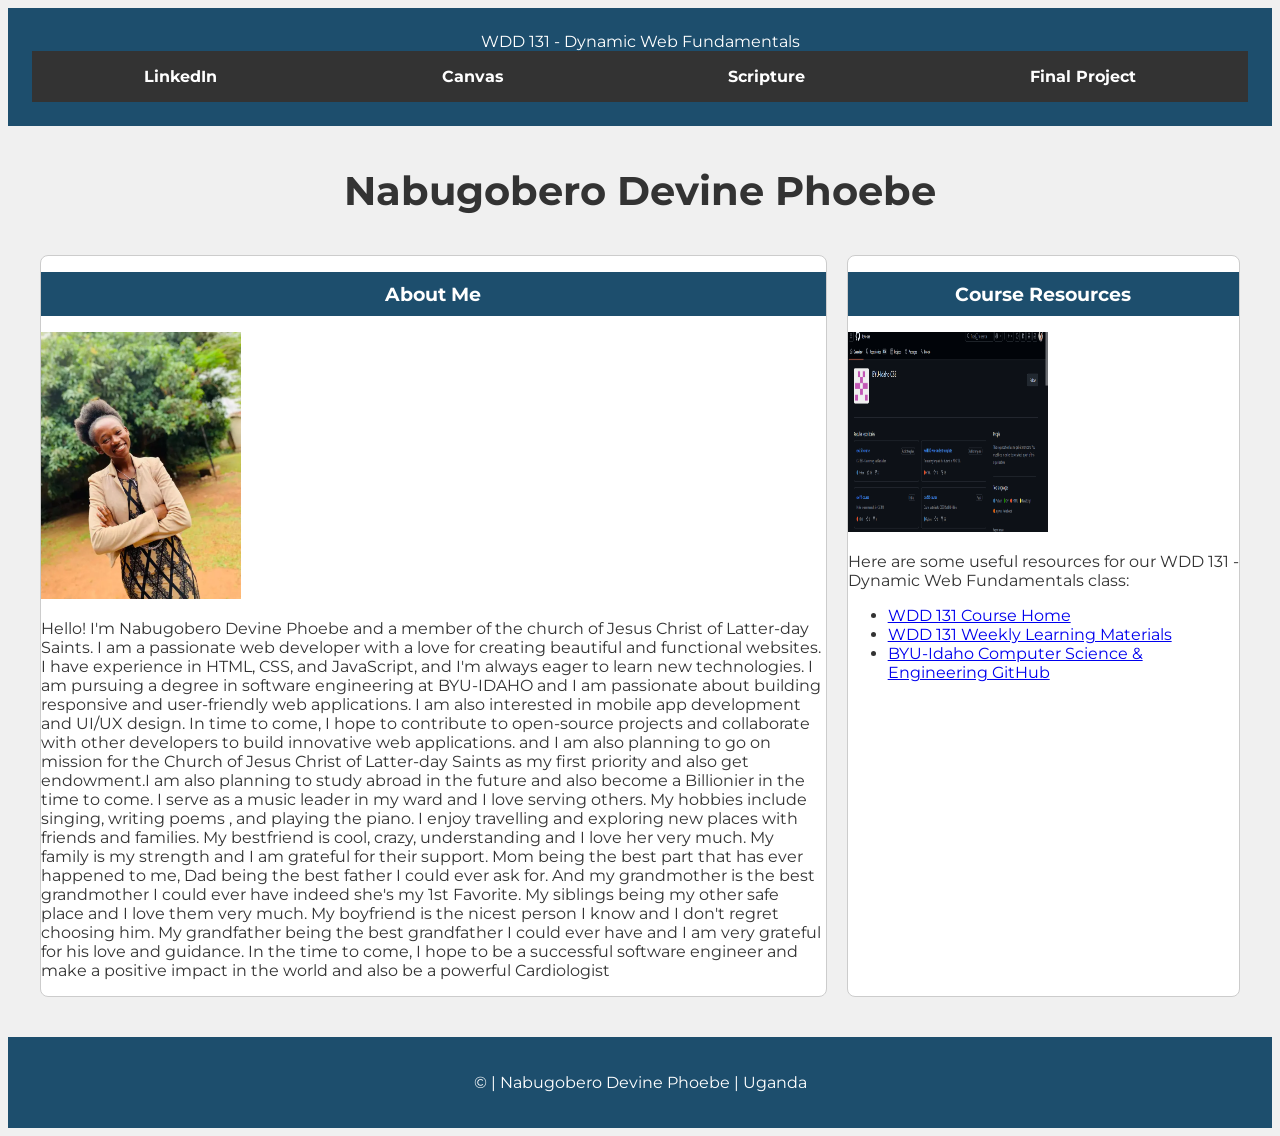
<file: index.html>
<!DOCTYPE html>
<html lang="en-US">
<head>
    <meta charset="UTF-8">
    <meta name="viewport" content="width=device-width, initial-scale=1.0">
    <title>WDD 131 - Dynamic Web Fundamentals - Nabugobero Devine Phoebe</title>
    <meta name="description" content="Nabugobero Devine Phoebe's personal webpage for WDD 131 - Dynamic Web Fundamentals class.">
    <meta name="author" content="Nabugobero Devine Phoebe">

    <!-- Google Fonts -->
    <link rel="preconnect" href="https://fonts.googleapis.com">
    <link rel="preconnect" href="https://fonts.gstatic.com" crossorigin>
    <link href="https://fonts.googleapis.com/css2?family=Montserrat:wght@400;700&display=swap" rel="stylesheet">

    <link rel="stylesheet" href="styles/base.css">

    <script src="scripts/getdates.js" defer></script>
</head>

<body>

<header>
    <span id="course-title">WDD 131 - Dynamic Web Fundamentals</span>
    <nav>
        <a href="https://www.linkedin.com/in/phoebe-devine-5250a5366/">LinkedIn</a>
        <a href="https://byupw.instructure.com/">Canvas</a>
        <a href="https://www.churchofjesuschrist.org/study/scriptures/nt/matt/20?lang=eng">Scripture</a>
        <a href="project/index.html">Final Project</a>
    </nav>
</header>

<main>

<h1>Nabugobero Devine Phoebe</h1>

<section class="card">
<h2>About Me</h2>

<img src="images/phoebe.png" alt="Nabugobero Devine Phoebe" width="200">

<p>Hello! I'm Nabugobero Devine Phoebe and a member of the church of Jesus Christ of Latter-day Saints.
I am a passionate web developer with a love for creating beautiful and functional websites. I have experience in HTML, CSS, and JavaScript, and I'm always eager to learn new technologies.
I am pursuing a degree in software engineering at BYU-IDAHO and I am passionate about building responsive and user-friendly web applications.
I am also interested in mobile app development and UI/UX design.
In time to come, I hope to contribute to open-source projects and collaborate with other developers to build innovative web applications.
and I am also planning to go on mission for the Church of Jesus Christ of Latter-day Saints as my first priority and also get
endowment.I am also planning to study abroad in the future and also become a Billionier in the time to come.
I serve as a music leader in my ward and I love serving others.
My hobbies include singing, writing poems , and playing the piano.
I enjoy travelling and exploring new places with friends and families.
My bestfriend is cool, crazy, understanding and I love her very much.
My family is my strength and I am grateful for their support.
Mom being the best part that has ever happened to me, Dad being the best father I could ever ask for.
And my grandmother is the best grandmother I could ever have indeed she's my 1st Favorite.
My siblings being my other safe place and I love them very much.
My boyfriend is the nicest person I know and I don't regret choosing him.
My grandfather being the best grandfather I could ever have and I am very grateful for his love and guidance.
In the time to come, I hope to be a successful software engineer and make a positive impact in the world and also be 
a powerful Cardiologist</p>

</section>

<section class="card">

<h2>Course Resources</h2>

<img src="images/resources.png" alt="Course Resources" width="200" height="200">

<p>Here are some useful resources for our WDD 131 - Dynamic Web Fundamentals class:</p>

<ul>
<li><a href="https://byui-cse.github.io/wdd131-ww-course/">WDD 131 Course Home</a></li>
<li><a href="https://byui-cse.github.io/wdd131-ww-course/week01/">WDD 131 Weekly Learning Materials</a></li>
<li><a href="https://github.com/byui-cse" target="_blank">BYU-Idaho Computer Science & Engineering GitHub</a></li>
</ul>


</section>

</main>

<footer>

<p>
&copy; <span id="currentyear"></span> | Nabugobero Devine Phoebe | Uganda
</p>

<p id="lastModified"></p>

</footer>

</body>
</html>
</file>
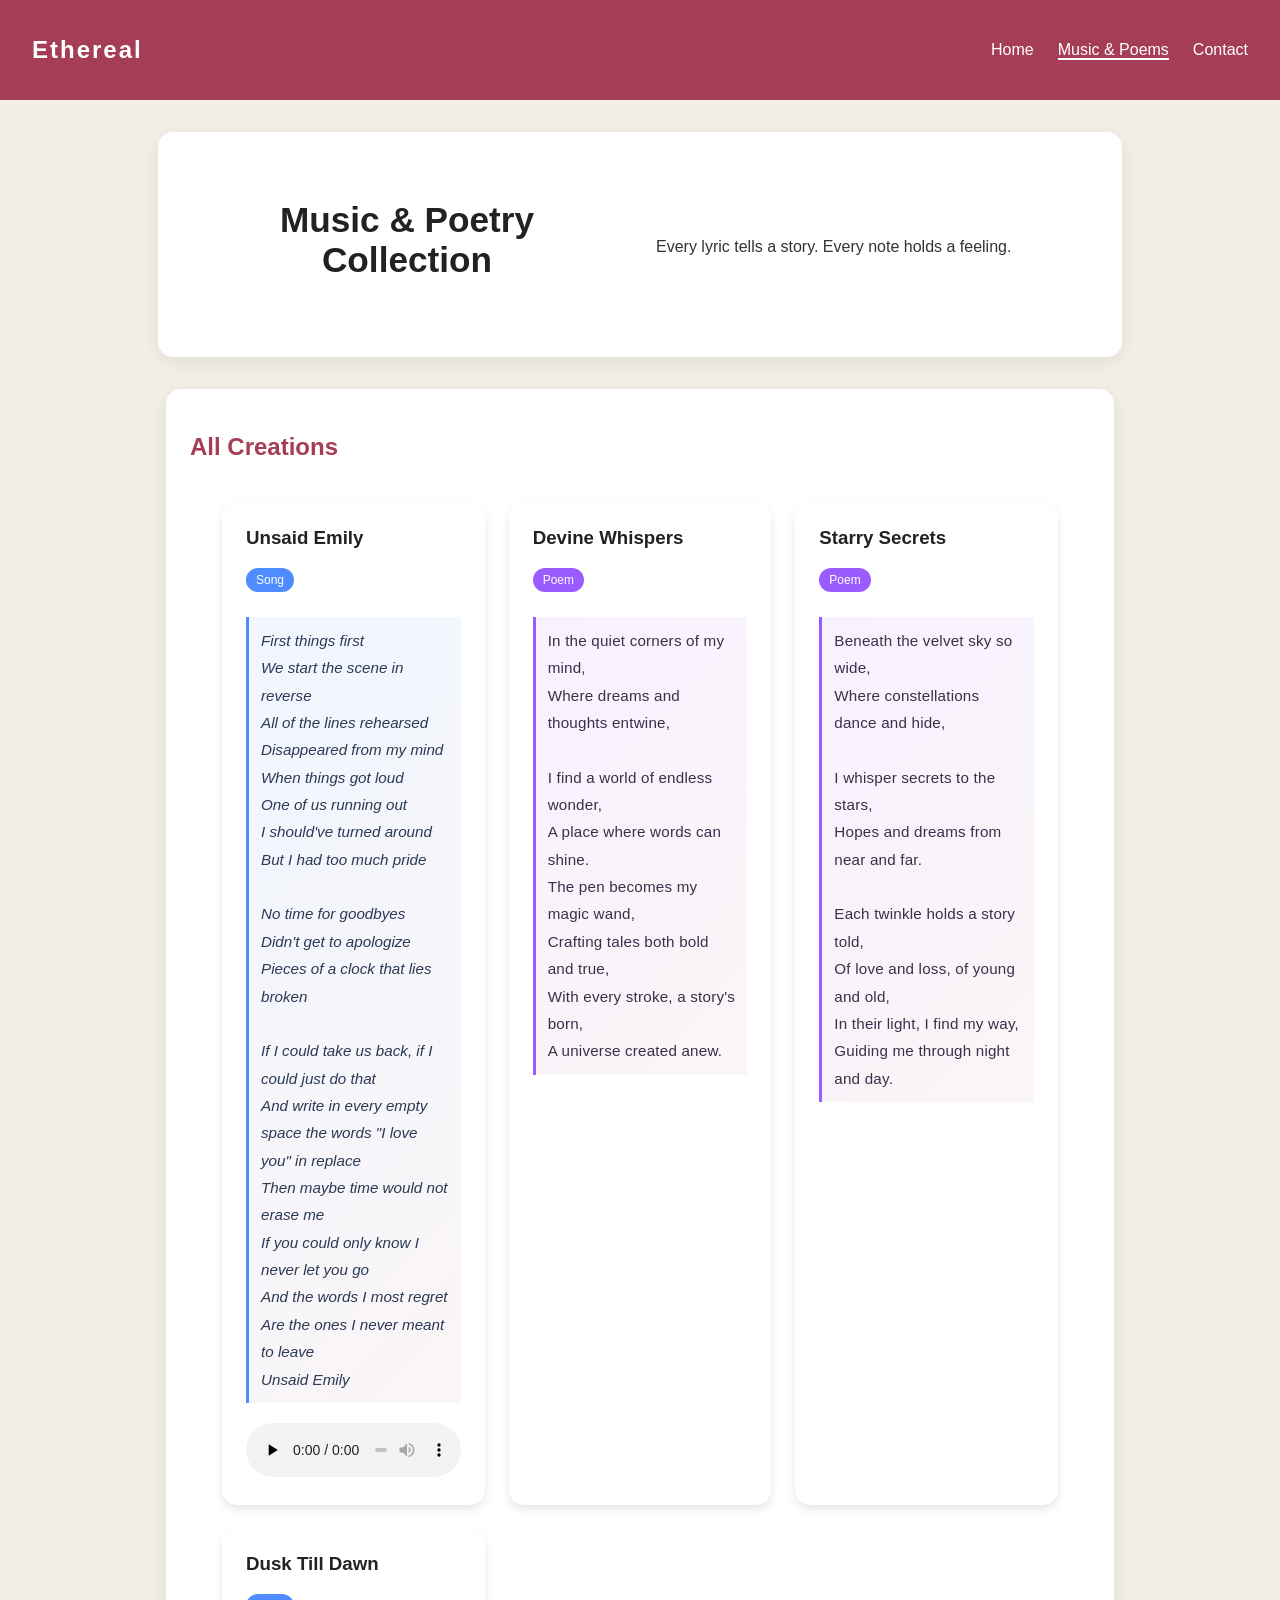
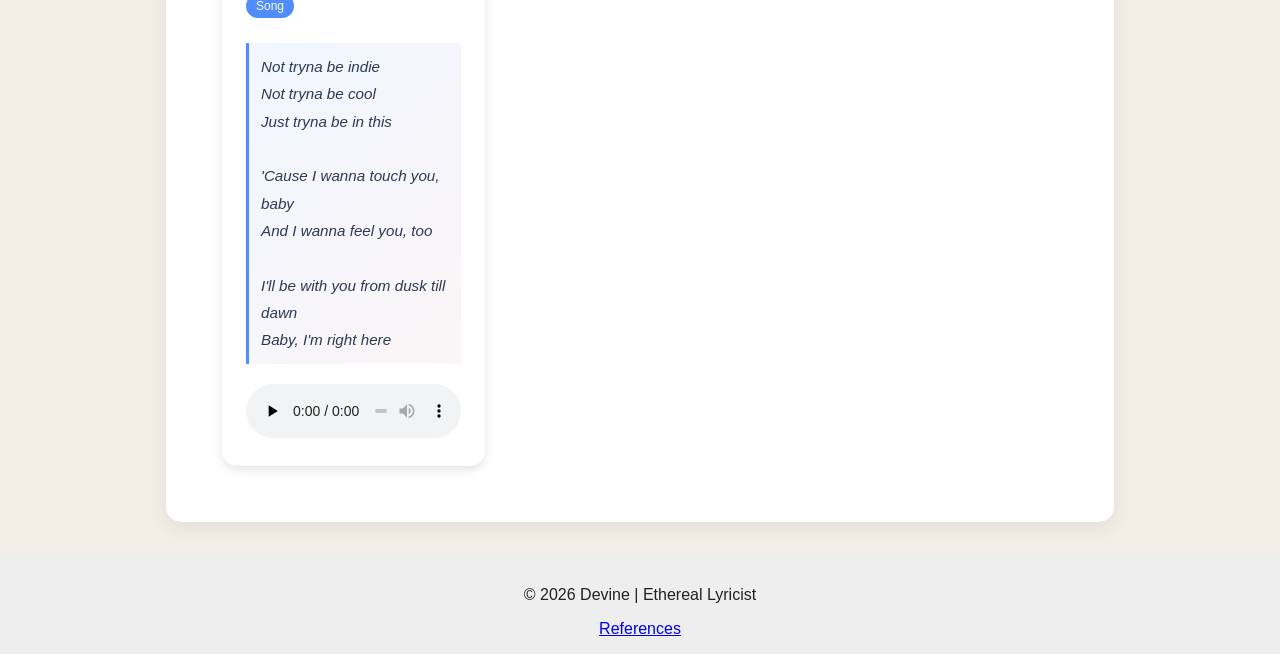
<file: project/music.html>
<!DOCTYPE html>
<html lang="en">
<head>
  <meta charset="UTF-8">
  <meta name="viewport" content="width=device-width, initial-scale=1.0">
  <title>Devine's Ethereal Lyricist</title>
  <meta name="description" content="Explore original songs and poetry by Devine.">

  <link rel="stylesheet" href="styles/projects.css">
  <script defer src="scripts/main.js"></script>
</head>

<body>

<header>
  <nav class="navbar">
    <h2 class="logo">Ethereal</h2>
    <ul class="nav-links">
      <li><a href="index.html">Home</a></li>
      <li><a href="music.html" class="active">Music & Poems</a></li>
      <li><a href="contact.html">Contact</a></li>
    </ul>
  </nav>
</header>

<main>
  <section class="hero">
    <h1>Music & Poetry Collection</h1>
    <p>Every lyric tells a story. Every note holds a feeling.</p>
  </section>

  <section>
    <h2>All Creations</h2>
    <div id="collection" class="grid"></div>
  </section>
</main>

<footer>
  <p>&copy; 2026 Devine | Ethereal Lyricist</p>
  <a href="references.html">References</a>
</footer>

</body>
</html>
</file>
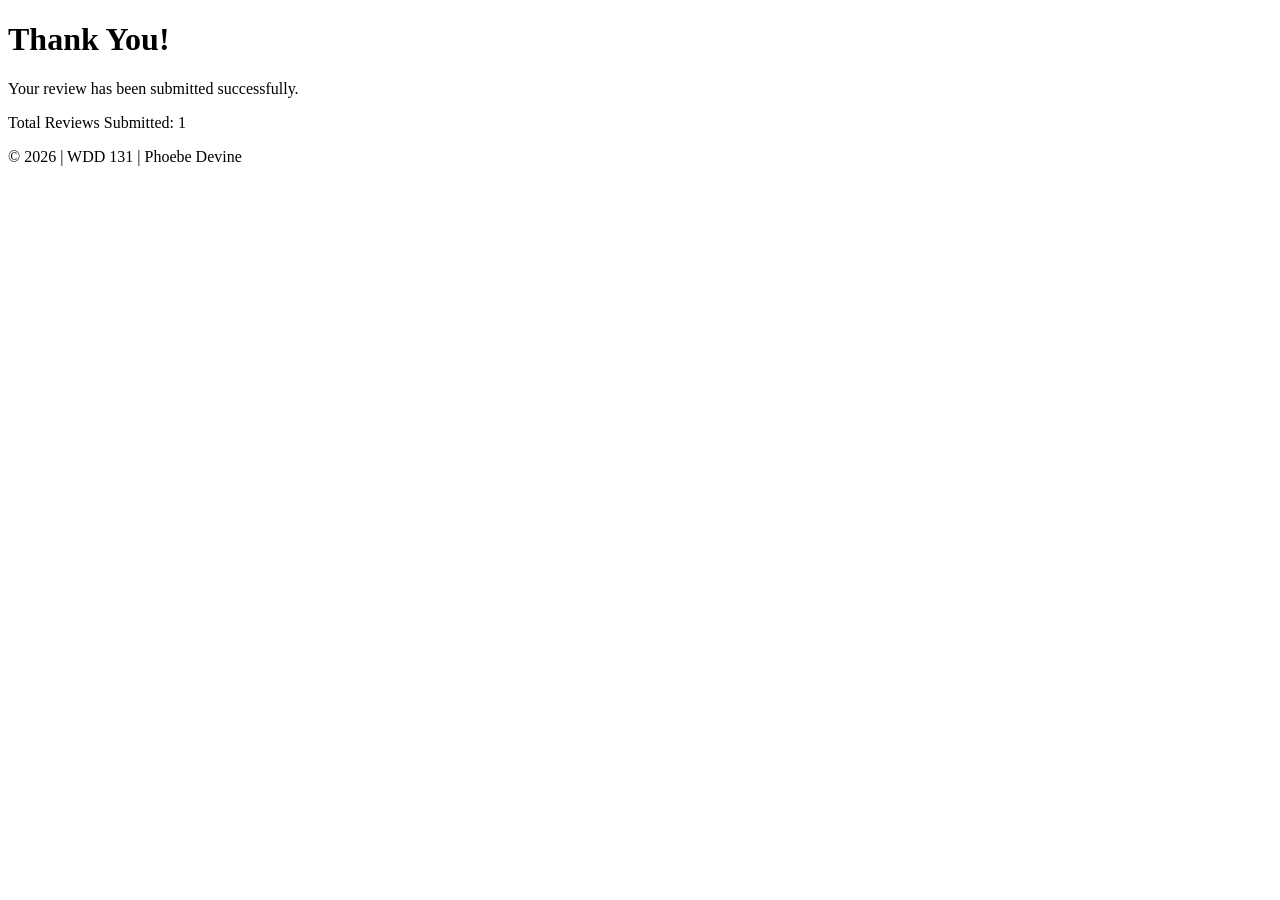
<file: project/review.html>
<!DOCTYPE html>
<html lang="en">
<head>
    <meta charset="UTF-8">
    <meta name="viewport" content="width=device-width, initial-scale=1.0">

    <title>Review Submitted</title>
    <meta name="description" content="Confirmation page for submitted product review.">
    <meta name="author" content="Phoebe Devine">

    <script src="scripts/form.js" defer></script>
</head>
<body>

<header>
    <h1>Thank You!</h1>
</header>

<main>
    <p>Your review has been submitted successfully.</p>
    <p>Total Reviews Submitted: <span id="counter">0</span></p>
</main>

<footer>
    <p>&copy; 2026 | WDD 131 | Phoebe Devine</p>
</footer>

</body>
</html>
</file>
<file: styles/base.css>
/* Color Palette from Image */
:root {
    --header-blue: #1d4e6d;
    --nav-bg: #333333;
    --body-bg: #f0f0f0;
    --text-color: #333;
    --last-mod-yellow: #ffff00;
}

body {
    background-color: var(--body-bg);
    font-family: 'Montserrat', sans-serif; /* Similar to the image font */
    color: var(--text-color);
}


/* HEADER & NAV */
header {
    background-color: var(--header-blue);
    color: white;
    padding: 1.5rem;
    text-align: center;
}

nav {
    background-color: var(--nav-bg);
    display: flex;
    justify-content: space-around;
}

nav a {
    color: white;
    padding: 1rem;
    text-decoration: none;
    font-weight: bold;
}

nav a:hover {
    background-color: #444;
    text-decoration: underline;
}

/* MAIN CONTENT GRID */
main {
    max-width: 1200px;
    margin: 20px auto;
    padding: 0 20px;
    display: grid;
    grid-template-columns: 2fr 1fr; /* Image shows a 2/3 and 1/3 split */
    gap: 20px;
}

h1 {
    grid-column: 1 / -1; /* Centered name above the cards */
    text-align: center;
    margin: 20px 0;
    font-size: 2.5rem;
}

/* CARD STYLING */
.card {
    background: white;
    border: 1px solid #ccc;
    border-radius: 8px;
    overflow: hidden; /* Keeps header background within radius */
}

.card h2 {
    background-color: var(--header-blue);
    color: white;
    text-align: center;
    padding: 10px;
    font-size: 1.2rem;
}

.card-content {
    display: flex;
    padding: 20px;
    gap: 15px;
}

.card-content img {
    width: 150px;
    height: auto;
    border: 1px solid #ddd;
}

/* LOCATION SECTION (Flag area) */
.location-info {
    display: flex;
    padding: 20px;
    align-items: flex-start;
    gap: 20px;
}

figure {
    text-align: center;
    font-size: 0.8rem;
    font-style: italic;
}

figure img {
    width: 150px;
    border: 1px solid #999;
}

/* FOOTER STYLING */
footer {
    background-color: var(--header-blue);
    color: white;
    text-align: center;
    padding: 20px;
    margin-top: 40px;
}

#lastModified {
    color: var(--last-mod-yellow);
    font-size: 0.9rem;
    margin-top: 5px;
}
</file>
<file: project/styles/projects.css>
:root {
  --bg: #F4EFE6;
  --primary: #A63D56;
  --dark: #222;
  --white: #ffffff;
}

body {
  margin: 0;
  font-family: "Segoe UI", Arial, sans-serif;
  background: var(--bg);
  color: var(--dark);
}

/* NAVBAR */
.navbar {
  display: flex;
  justify-content: space-between;
  align-items: center;
  background: var(--primary);
  padding: 1rem 2rem;
}

.logo {
  color: white;
  letter-spacing: 2px;
}

.nav-links {
  display: flex;
  list-style: none;
  gap: 1.5rem;
}

.nav-links a {
  color: white;
  text-decoration: none;
}

.nav-links a:hover,
.active {
  border-bottom: 2px solid white;
}

/* HERO SECTION */
.hero {
  display: grid;
  grid-template-columns: 1fr 1fr;
  align-items: center;
  padding: 3rem 2rem;
  gap: 2rem;
}

.hero-text h1 {
  font-size: 2.5rem;
  margin-bottom: 1rem;
}

.hero-text p {
  font-size: 1.2rem;
}

/* IMAGES */
.hero-images {
  display: grid;
  grid-template-columns: 1fr 1fr;
  gap: 1rem;
}

.hero-images img {
  width: 100%;
  height: 300px;
  object-fit: cover;
  border-radius: 15px;
  box-shadow: 0 6px 15px rgba(0,0,0,0.2);
  transition: transform 0.3s ease;
}

.hero-images img:hover {
  transform: scale(1.05);
}

/* SECTION TITLE */
.section-title {
  text-align: center;
  margin-top: 2rem;
}

/* GRID */
.grid {
  display: grid;
  grid-template-columns: repeat(auto-fit, minmax(250px, 1fr));
  padding: 2rem;
  gap: 1.5rem;
}

/* CARD */
.card {
  background: var(--white);
  padding: 1.5rem;
  border-radius: 15px;
  box-shadow: 0 4px 10px rgba(0,0,0,0.1);
}

.card h3 {
  margin-top: 0;
}

.text {
  white-space: pre-line;
}

/* AUDIO */
audio {
  width: 100%;
  margin-top: 10px;
}

/* FOOTER */
footer {
  text-align: center;
  padding: 1rem;
  background: #eee;
  margin-top: 2rem;
}

/* MOBILE */
@media (max-width: 768px) {
  .hero {
    grid-template-columns: 1fr;
    text-align: center;
  }

  .hero-images {
    grid-template-columns: 1fr;
  }

  .hero-images img {
    height: 200px;
  }

  .nav-links {
    flex-direction: column;
    align-items: center;
  }
}

/* badge */
.badge {
  display: inline-block;
  padding: 5px 10px;
  border-radius: 20px;
  font-size: 12px;
  margin-bottom: 10px;
}

.badge.song {
  background: #4f8cff;
  color: white;
}

.badge.poem {
  background: #9b5cff;
  color: white;
}

/* animations */
@keyframes fadeIn {
  from {
    opacity: 0;
    transform: translateY(10px);
  }
  to {
    opacity: 1;
    transform: translateY(0);
  }
}

.success { color: #4ade80; }
.error { color: #f87171; }
.info { color: #60a5fa; }
/* ================= CREATIVE TEXT STYLING ================= */

/* Base poetic/lyrical text look */
.text {
  white-space: pre-line;
  line-height: 1.8;
  font-size: 0.95rem;
  padding: 10px 12px;
  border-left: 3px solid transparent;
  transition: all 0.3s ease;
}

/* SONG LYRICS STYLE (emotional / vibrant) */
.card:has(.badge.song) .text {
  background: linear-gradient(135deg, rgba(79, 140, 255, 0.08), rgba(166, 61, 86, 0.05));
  border-left: 3px solid #4f8cff;
  color: #2b3a55;
  font-style: italic;
}

/* POEM STYLE (soft / dreamy / artistic) */
.card:has(.badge.poem) .text {
  background: linear-gradient(135deg, rgba(155, 92, 255, 0.08), rgba(166, 61, 86, 0.05));
  border-left: 3px solid #9b5cff;
  color: #3b2f4a;
  letter-spacing: 0.2px;
}

/* HOVER EFFECT FOR TEXT */
.card:hover .text {
  transform: translateX(3px);
  transition: 0.3s ease;
}

/* OPTIONAL: MAKE LONG LYRICS MORE READABLE */
.text::-webkit-scrollbar {
  width: 6px;
}

.text::-webkit-scrollbar-thumb {
  background: rgba(0,0,0,0.2);
  border-radius: 10px;
}
/* ================= SEO CONTENT STYLE ================= */

section {
  max-width: 900px;
  margin: 2rem auto;
  padding: 1.5rem;
  background: #ffffff;
  border-radius: 15px;
  box-shadow: 0 5px 20px rgba(0,0,0,0.08);
}

section h2 {
  color: #A63D56;
  margin-bottom: 10px;
}

section p {
  line-height: 1.8;
  font-size: 1rem;
  color: #333;
  margin-bottom: 10px;
}

/* better hero spacing */
h1 {
  text-align: center;
  margin-top: 20px;
  font-size: 2.2rem;
}
</file>
